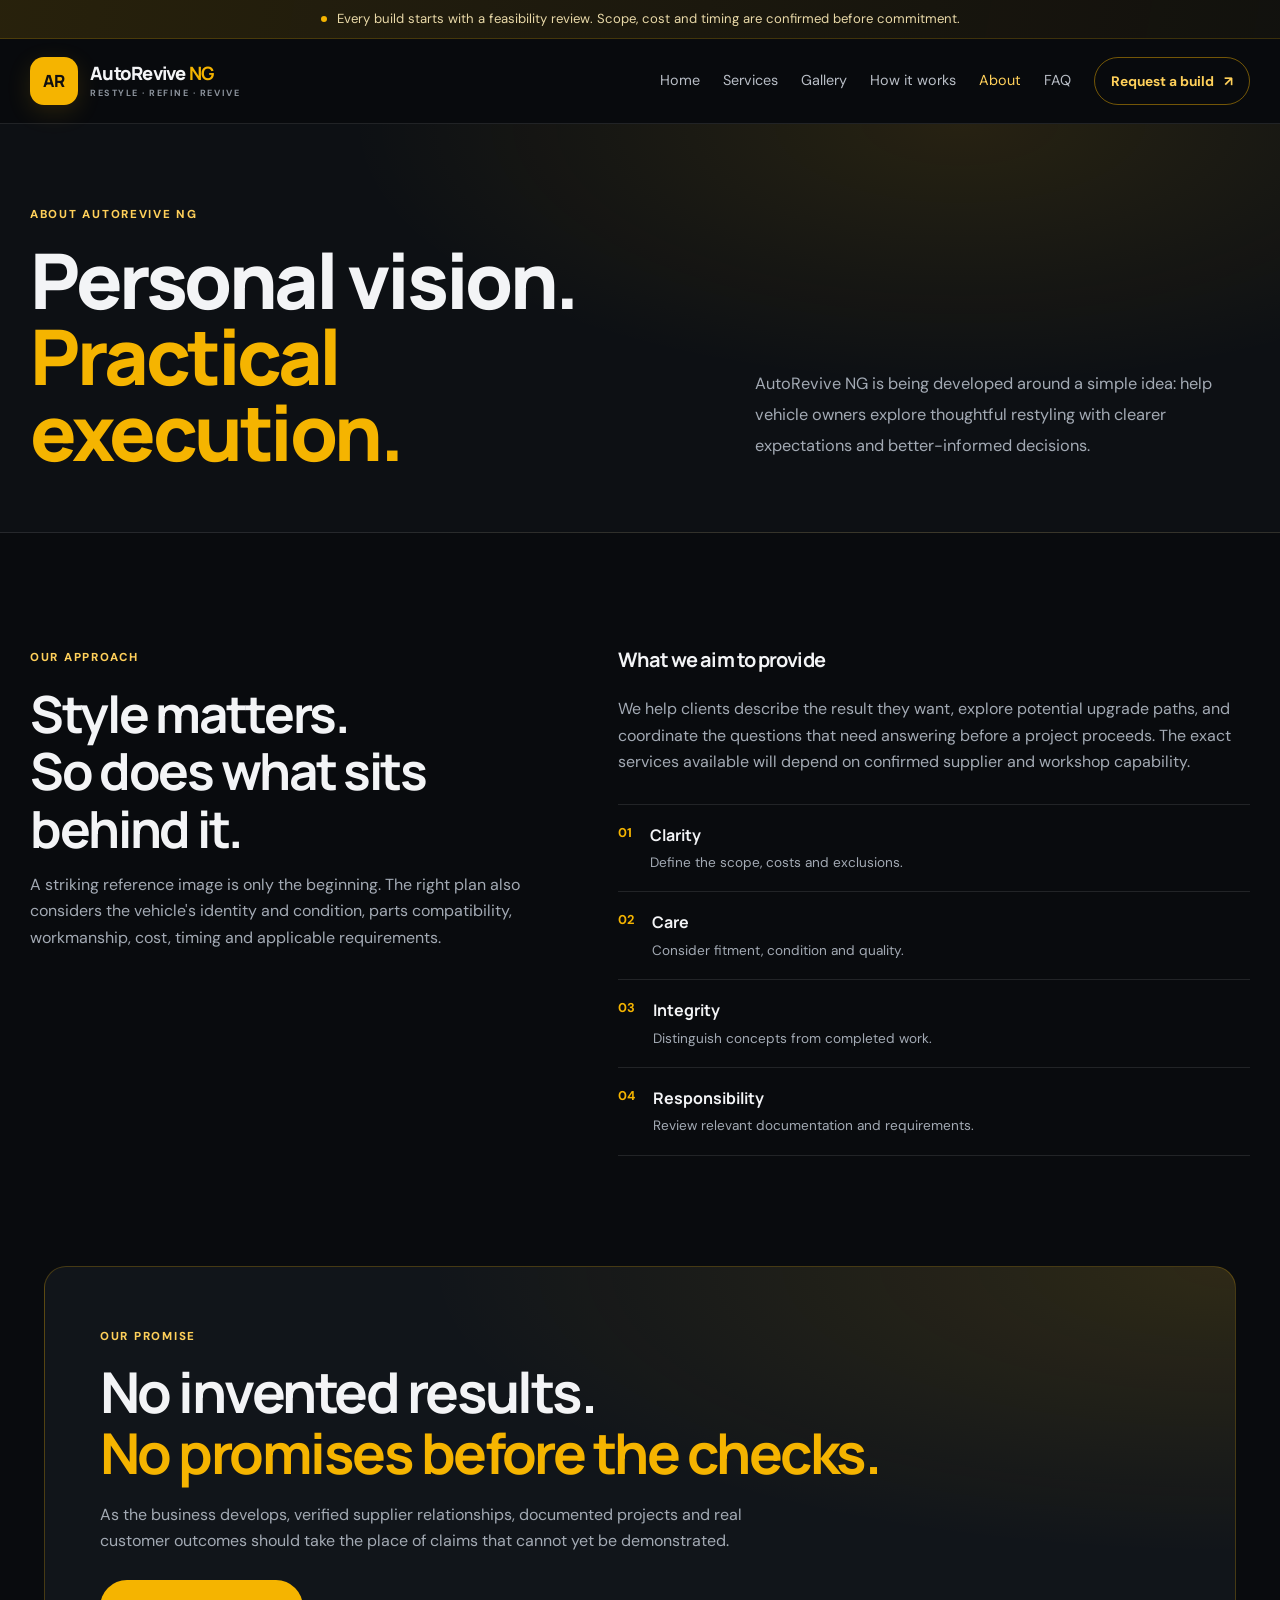
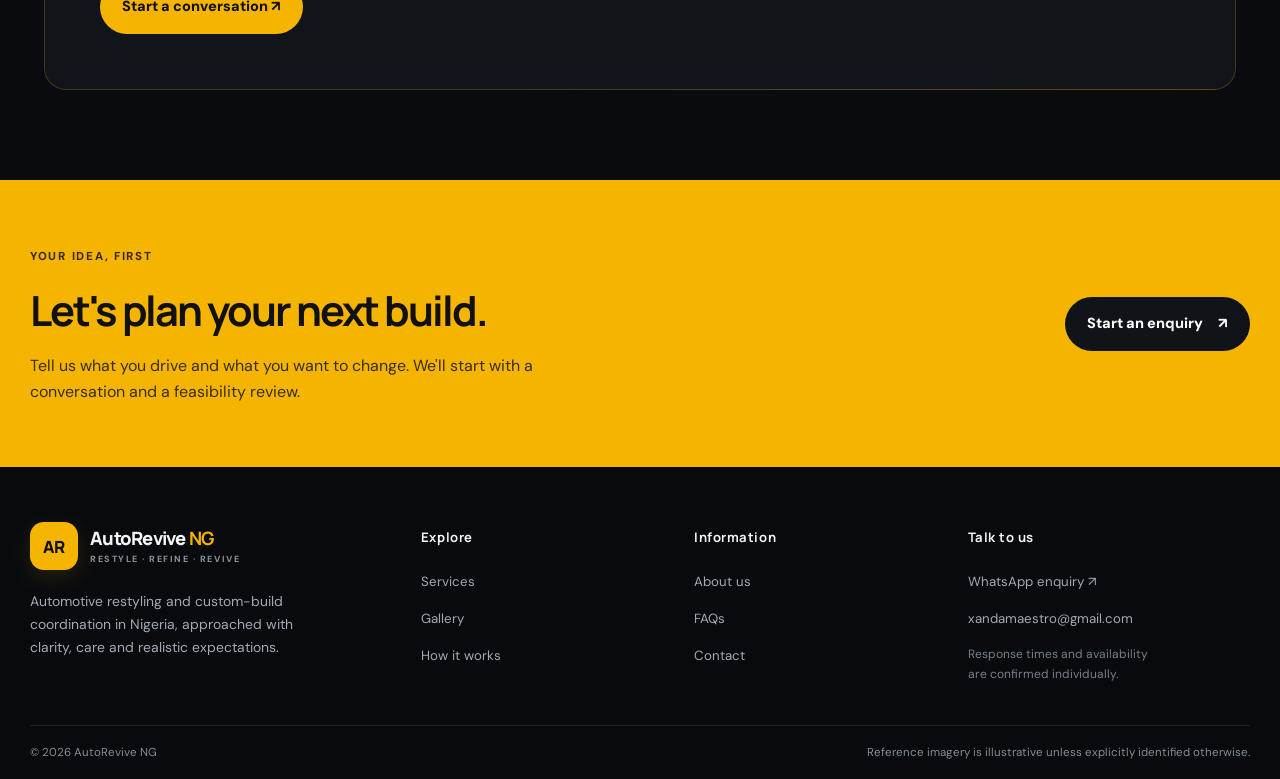
<file: about.html>
<!doctype html><html lang="en"><head><meta charset="utf-8"><meta name="viewport" content="width=device-width, initial-scale=1"><meta name="theme-color" content="#0a0c0f"><meta name="description" content="Learn about AutoRevive NG’s approach to automotive restyling and custom-build coordination."><title>About AutoRevive NG | AutoRevive NG</title><meta property="og:title" content="About AutoRevive NG | AutoRevive NG"><meta property="og:description" content="Learn about AutoRevive NG’s approach to automotive restyling and custom-build coordination."><meta property="og:type" content="website"><link rel="preconnect" href="https://images.unsplash.com"><link rel="stylesheet" href="css/style.css"></head><body><a class="skip-link" href="#main">Skip to content</a>
<div class="announcement"><div class="container announcement-inner"><span class="announcement-dot" aria-hidden="true"></span><span>Every build starts with a feasibility review. Scope, cost and timing are confirmed before commitment.</span></div></div>
<header class="site-header"><div class="container nav-wrap"><a class="brand" href="index.html" aria-label="AutoRevive NG home"><span class="brand-mark">AR</span><span class="brand-word">AutoRevive <b>NG</b><small>RESTYLE · REFINE · REVIVE</small></span></a>
<button class="nav-toggle" type="button" aria-expanded="false" aria-controls="primary-nav" aria-label="Open navigation"><span></span><span></span><span></span></button>
<nav class="nav-links" id="primary-nav" aria-label="Main navigation"><a href="index.html">Home</a><a href="services.html">Services</a><a href="gallery.html">Gallery</a><a href="how-it-works.html">How it works</a><a href="about.html" class="active" aria-current="page">About</a><a href="faq.html">FAQ</a><a class="nav-cta" href="contact.html">Request a build <span aria-hidden="true">↗</span></a></nav></div></header><main id="main"><section class="page-hero"><div class="container page-hero-grid"><div><span class="eyebrow">ABOUT AUTOREVIVE NG</span><h1>Personal vision.<br><span>Practical execution.</span></h1></div><p>AutoRevive NG is being developed around a simple idea: help vehicle owners explore thoughtful restyling with clearer expectations and better-informed decisions.</p></div></section><section class="section"><div class="container about-layout"><div class="about-statement"><span class="eyebrow">OUR APPROACH</span><h2>Style matters.<br>So does what sits behind it.</h2><p>A striking reference image is only the beginning. The right plan also considers the vehicle's identity and condition, parts compatibility, workmanship, cost, timing and applicable requirements.</p></div><div class="about-copy"><h3>What we aim to provide</h3><p>We help clients describe the result they want, explore potential upgrade paths, and coordinate the questions that need answering before a project proceeds. The exact services available will depend on confirmed supplier and workshop capability.</p><div class="value-list"><div><b>01</b><span><strong>Clarity</strong><small>Define the scope, costs and exclusions.</small></span></div><div><b>02</b><span><strong>Care</strong><small>Consider fitment, condition and quality.</small></span></div><div><b>03</b><span><strong>Integrity</strong><small>Distinguish concepts from completed work.</small></span></div><div><b>04</b><span><strong>Responsibility</strong><small>Review relevant documentation and requirements.</small></span></div></div></div></div></section><section class="dark-panel-section"><div class="container dark-panel"><span class="eyebrow">OUR PROMISE</span><h2>No invented results.<br><span>No promises before the checks.</span></h2><p>As the business develops, verified supplier relationships, documented projects and real customer outcomes should take the place of claims that cannot yet be demonstrated.</p><a class="btn btn-primary" href="contact.html">Start a conversation ↗</a></div></section></main><section class="footer-cta"><div class="container footer-cta-inner"><div><span class="eyebrow">YOUR IDEA, FIRST</span><h2>Let's plan your next build.</h2><p>Tell us what you drive and what you want to change. We'll start with a conversation and a feasibility review.</p></div><a class="btn btn-primary" href="contact.html">Start an enquiry <span aria-hidden="true">↗</span></a></div></section>
<footer class="site-footer"><div class="container footer-grid"><div class="footer-about"><a class="brand" href="index.html"><span class="brand-mark">AR</span><span class="brand-word">AutoRevive <b>NG</b><small>RESTYLE · REFINE · REVIVE</small></span></a><p>Automotive restyling and custom-build coordination in Nigeria, approached with clarity, care and realistic expectations.</p></div><div class="footer-column"><h3>Explore</h3><a href="services.html">Services</a><a href="gallery.html">Gallery</a><a href="how-it-works.html">How it works</a></div><div class="footer-column"><h3>Information</h3><a href="about.html">About us</a><a href="faq.html">FAQs</a><a href="contact.html">Contact</a></div><div class="footer-column"><h3>Talk to us</h3><a href="https://wa.me/2349133064152?text=Hello%20AutoRevive%20NG%2C%20I%20would%20like%20to%20discuss%20a%20vehicle%20project." target="_blank" rel="noopener">WhatsApp enquiry ↗</a><a href="mailto:xandamaestro@gmail.com">xandamaestro@gmail.com</a><span class="footer-note">Response times and availability are confirmed individually.</span></div></div><div class="container footer-bottom"><span>© <span id="siteYear"></span> AutoRevive NG</span><span>Reference imagery is illustrative unless explicitly identified otherwise.</span></div></footer><script src="js/main.js" defer></script></body></html>
</file>
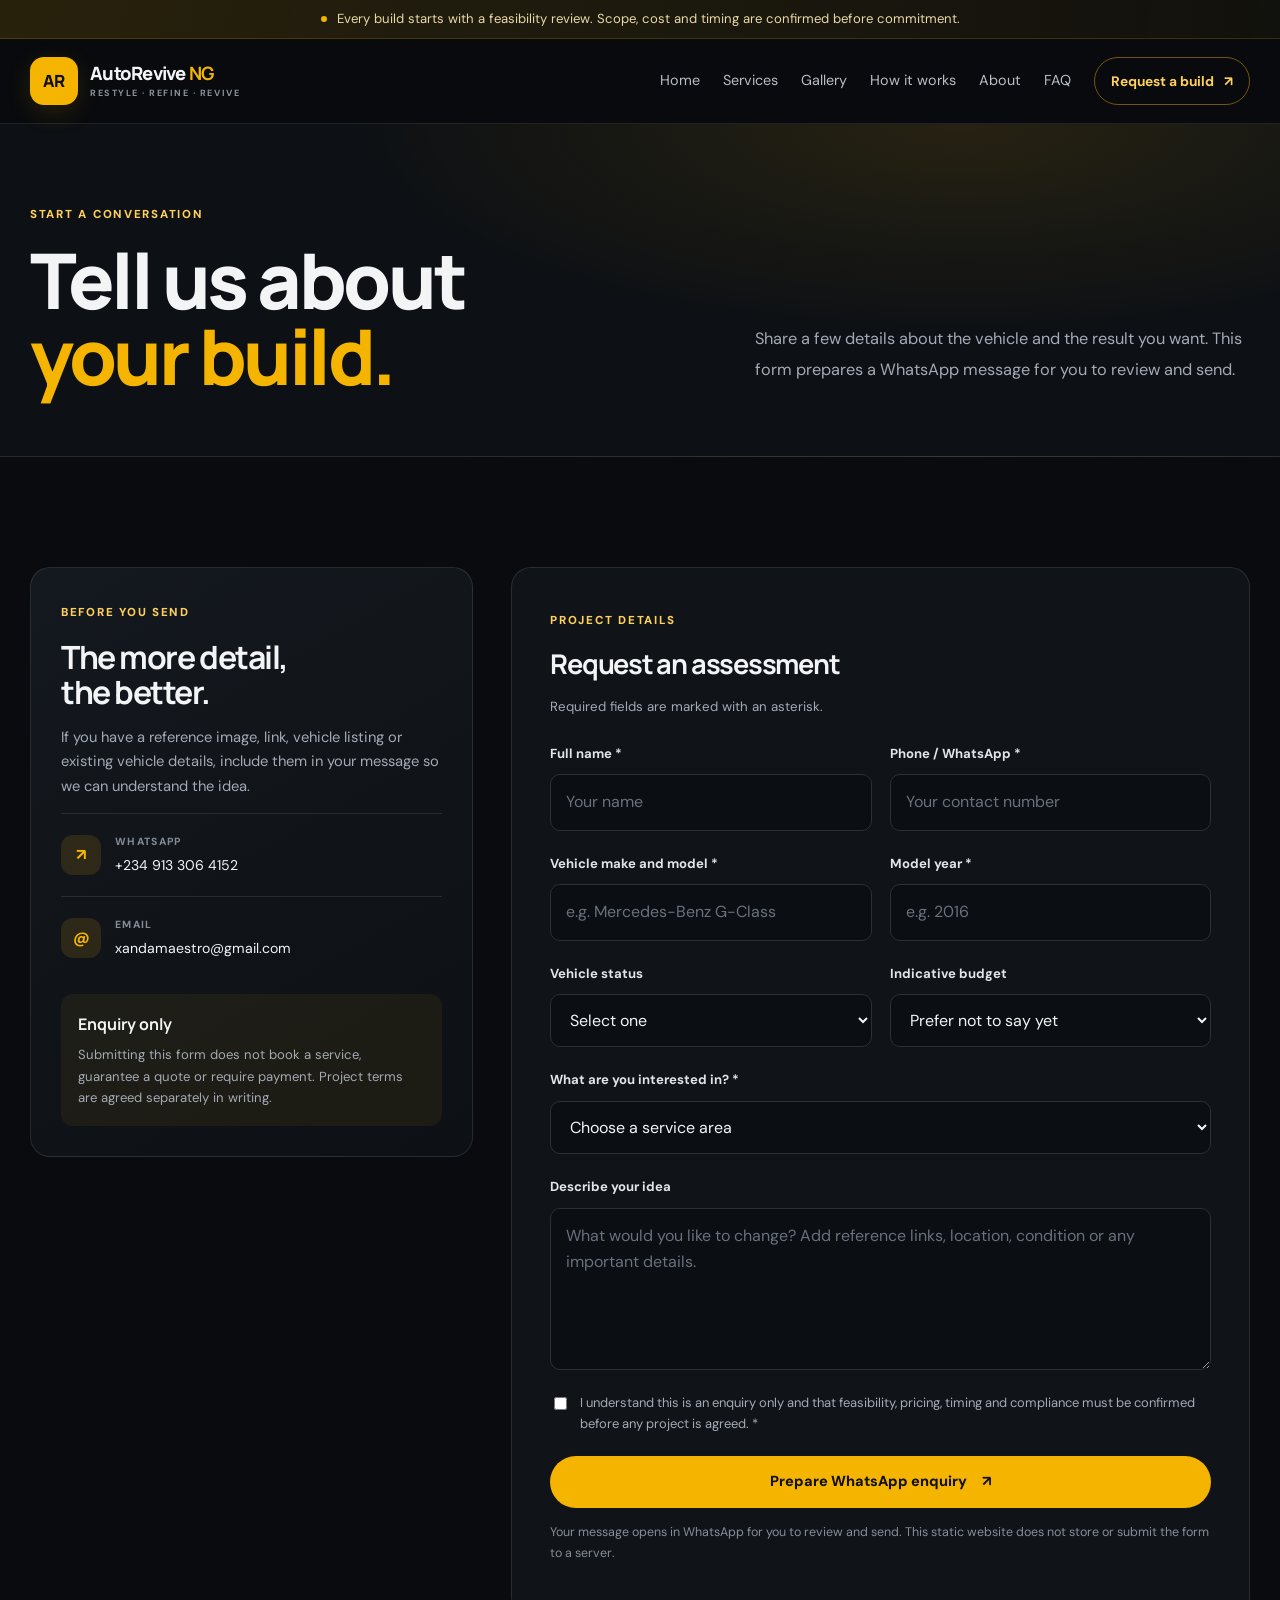
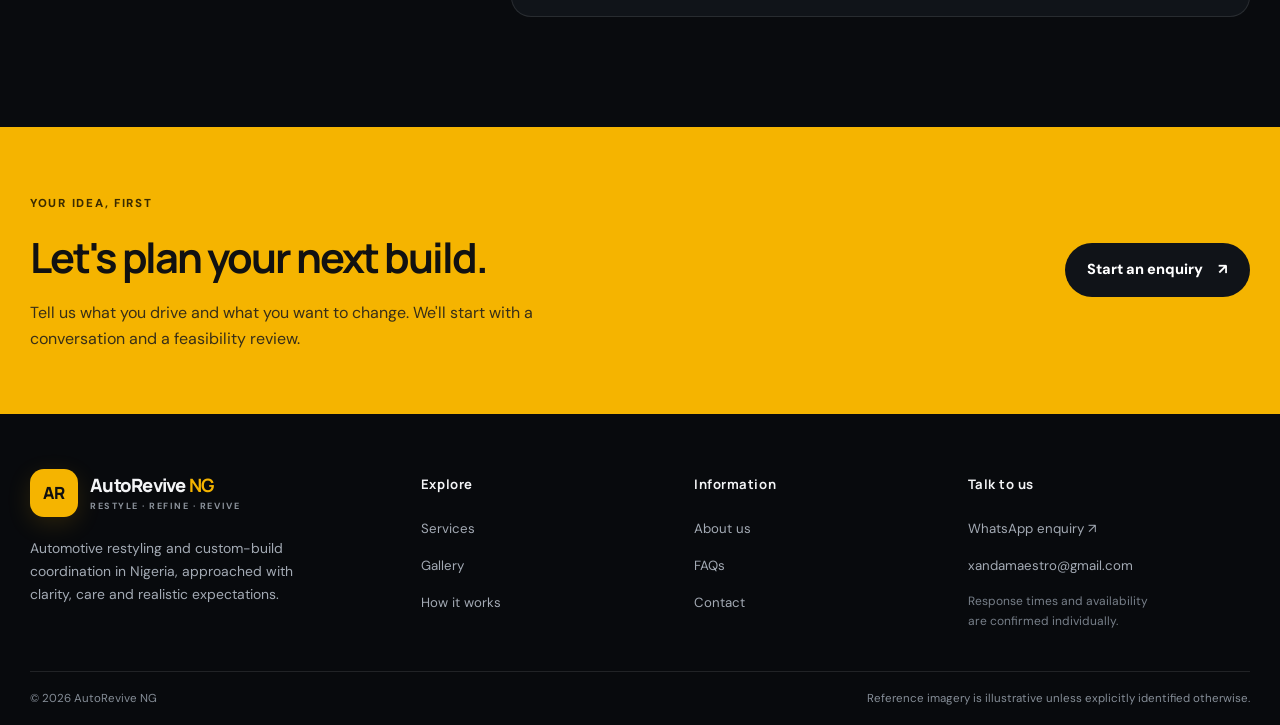
<file: contact.html>
<!doctype html><html lang="en"><head><meta charset="utf-8"><meta name="viewport" content="width=device-width, initial-scale=1"><meta name="theme-color" content="#0a0c0f"><meta name="description" content="Send AutoRevive NG your vehicle details and custom-restyling enquiry."><title>Request a Build Assessment | AutoRevive NG</title><meta property="og:title" content="Request a Build Assessment | AutoRevive NG"><meta property="og:description" content="Send AutoRevive NG your vehicle details and custom-restyling enquiry."><meta property="og:type" content="website"><link rel="preconnect" href="https://images.unsplash.com"><link rel="stylesheet" href="css/style.css"></head><body><a class="skip-link" href="#main">Skip to content</a>
<div class="announcement"><div class="container announcement-inner"><span class="announcement-dot" aria-hidden="true"></span><span>Every build starts with a feasibility review. Scope, cost and timing are confirmed before commitment.</span></div></div>
<header class="site-header"><div class="container nav-wrap"><a class="brand" href="index.html" aria-label="AutoRevive NG home"><span class="brand-mark">AR</span><span class="brand-word">AutoRevive <b>NG</b><small>RESTYLE · REFINE · REVIVE</small></span></a>
<button class="nav-toggle" type="button" aria-expanded="false" aria-controls="primary-nav" aria-label="Open navigation"><span></span><span></span><span></span></button>
<nav class="nav-links" id="primary-nav" aria-label="Main navigation"><a href="index.html">Home</a><a href="services.html">Services</a><a href="gallery.html">Gallery</a><a href="how-it-works.html">How it works</a><a href="about.html">About</a><a href="faq.html">FAQ</a><a class="nav-cta" href="contact.html">Request a build <span aria-hidden="true">↗</span></a></nav></div></header><main id="main"><section class="page-hero"><div class="container page-hero-grid"><div><span class="eyebrow">START A CONVERSATION</span><h1>Tell us about<br><span>your build.</span></h1></div><p>Share a few details about the vehicle and the result you want. This form prepares a WhatsApp message for you to review and send.</p></div></section><section class="section"><div class="container contact-layout"><aside class="contact-aside"><span class="eyebrow">BEFORE YOU SEND</span><h2>The more detail,<br>the better.</h2><p>If you have a reference image, link, vehicle listing or existing vehicle details, include them in your message so we can understand the idea.</p><div class="contact-method"><span class="contact-method-icon">↗</span><div><small>WHATSAPP</small><a href="https://wa.me/2349133064152?text=Hello%20AutoRevive%20NG%2C%20I%20would%20like%20to%20discuss%20a%20vehicle%20project." target="_blank" rel="noopener">+234 913 306 4152</a></div></div><div class="contact-method"><span class="contact-method-icon">@</span><div><small>EMAIL</small><a href="mailto:xandamaestro@gmail.com">xandamaestro@gmail.com</a></div></div><div class="contact-note"><strong>Enquiry only</strong><p>Submitting this form does not book a service, guarantee a quote or require payment. Project terms are agreed separately in writing.</p></div></aside><form id="quoteForm" class="quote-form"><div class="form-heading"><span class="eyebrow">PROJECT DETAILS</span><h2>Request an assessment</h2><p>Required fields are marked with an asterisk.</p></div><div class="form-grid"><div class="field"><label for="name">Full name *</label><input id="name" name="name" autocomplete="name" required maxlength="100" placeholder="Your name"></div><div class="field"><label for="phone">Phone / WhatsApp *</label><input id="phone" name="phone" type="tel" autocomplete="tel" required maxlength="40" placeholder="Your contact number"></div><div class="field"><label for="car">Vehicle make and model *</label><input id="car" name="car" required maxlength="120" placeholder="e.g. Mercedes-Benz G-Class"></div><div class="field"><label for="year">Model year *</label><input id="year" name="year" inputmode="numeric" pattern="[0-9]{4}" required maxlength="4" placeholder="e.g. 2016"></div><div class="field"><label for="ownership">Vehicle status</label><select id="ownership" name="ownership"><option value="Not selected">Select one</option><option>I already own it</option><option>I'm looking to buy one</option><option>I'm exploring options</option></select></div><div class="field"><label for="budget">Indicative budget</label><select id="budget" name="budget"><option value="Not specified">Prefer not to say yet</option><option>Under ₦1 million</option><option>₦1m–₦5m</option><option>₦5m–₦15m</option><option>₦15m–₦30m</option><option>₦30m+</option><option>Vehicle sourcing / full custom build</option></select></div><div class="field field-full"><label for="service">What are you interested in? *</label><select id="service" name="service" required><option value="">Choose a service area</option><option>Exterior restyling / body kit</option><option>Interior upgrade</option><option>Lighting / infotainment / technology</option><option>Wheels / paint / finishing</option><option>Full restyling concept</option><option>Vehicle sourcing</option><option>International custom-build coordination</option><option>Initial consultation</option></select></div><div class="field field-full"><label for="message">Describe your idea</label><textarea id="message" name="message" rows="5" maxlength="1500" placeholder="What would you like to change? Add reference links, location, condition or any important details."></textarea></div></div><label class="consent"><input type="checkbox" id="acknowledge" required><span>I understand this is an enquiry only and that feasibility, pricing, timing and compliance must be confirmed before any project is agreed. *</span></label><button class="btn btn-primary btn-wide" type="submit">Prepare WhatsApp enquiry <span aria-hidden="true">↗</span></button><p class="form-footnote">Your message opens in WhatsApp for you to review and send. This static website does not store or submit the form to a server.</p><p class="form-status" id="formStatus" role="status" aria-live="polite"></p></form></div></section></main><section class="footer-cta"><div class="container footer-cta-inner"><div><span class="eyebrow">YOUR IDEA, FIRST</span><h2>Let's plan your next build.</h2><p>Tell us what you drive and what you want to change. We'll start with a conversation and a feasibility review.</p></div><a class="btn btn-primary" href="contact.html">Start an enquiry <span aria-hidden="true">↗</span></a></div></section>
<footer class="site-footer"><div class="container footer-grid"><div class="footer-about"><a class="brand" href="index.html"><span class="brand-mark">AR</span><span class="brand-word">AutoRevive <b>NG</b><small>RESTYLE · REFINE · REVIVE</small></span></a><p>Automotive restyling and custom-build coordination in Nigeria, approached with clarity, care and realistic expectations.</p></div><div class="footer-column"><h3>Explore</h3><a href="services.html">Services</a><a href="gallery.html">Gallery</a><a href="how-it-works.html">How it works</a></div><div class="footer-column"><h3>Information</h3><a href="about.html">About us</a><a href="faq.html">FAQs</a><a href="contact.html">Contact</a></div><div class="footer-column"><h3>Talk to us</h3><a href="https://wa.me/2349133064152?text=Hello%20AutoRevive%20NG%2C%20I%20would%20like%20to%20discuss%20a%20vehicle%20project." target="_blank" rel="noopener">WhatsApp enquiry ↗</a><a href="mailto:xandamaestro@gmail.com">xandamaestro@gmail.com</a><span class="footer-note">Response times and availability are confirmed individually.</span></div></div><div class="container footer-bottom"><span>© <span id="siteYear"></span> AutoRevive NG</span><span>Reference imagery is illustrative unless explicitly identified otherwise.</span></div></footer><script src="js/main.js" defer></script></body></html>
</file>
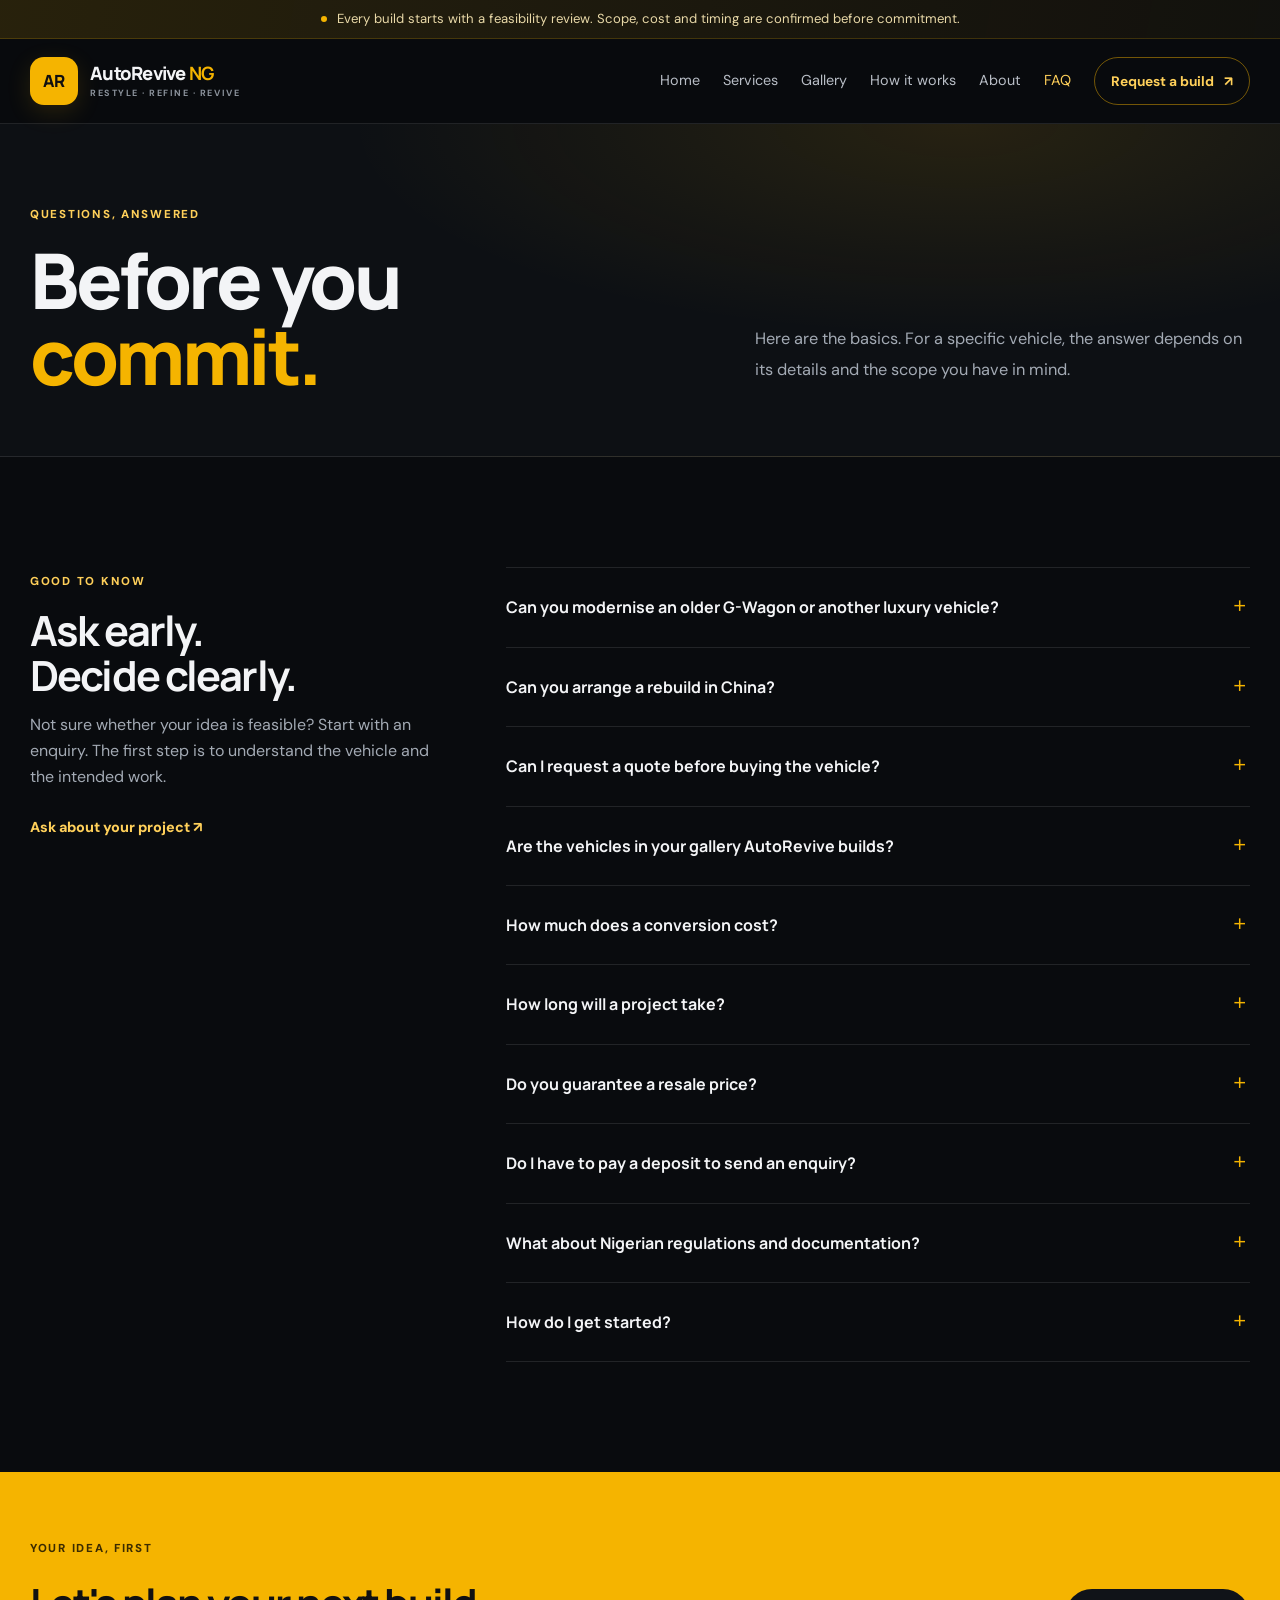
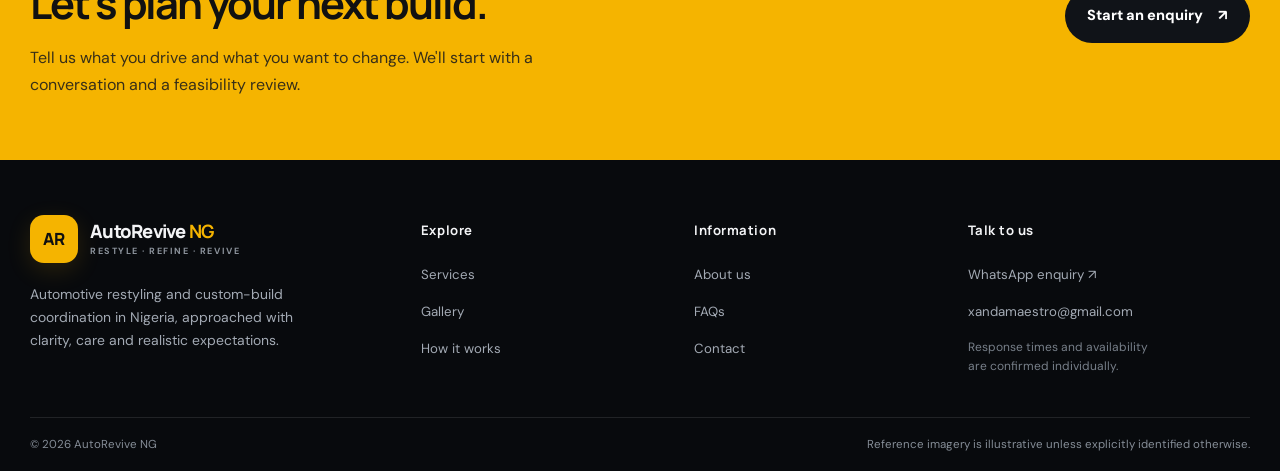
<file: faq.html>
<!doctype html><html lang="en"><head><meta charset="utf-8"><meta name="viewport" content="width=device-width, initial-scale=1"><meta name="theme-color" content="#0a0c0f"><meta name="description" content="Answers about vehicle restyling feasibility, pricing, timelines, reference imagery and custom-build enquiries."><title>Frequently Asked Questions | AutoRevive NG</title><meta property="og:title" content="Frequently Asked Questions | AutoRevive NG"><meta property="og:description" content="Answers about vehicle restyling feasibility, pricing, timelines, reference imagery and custom-build enquiries."><meta property="og:type" content="website"><link rel="preconnect" href="https://images.unsplash.com"><link rel="stylesheet" href="css/style.css"></head><body><a class="skip-link" href="#main">Skip to content</a>
<div class="announcement"><div class="container announcement-inner"><span class="announcement-dot" aria-hidden="true"></span><span>Every build starts with a feasibility review. Scope, cost and timing are confirmed before commitment.</span></div></div>
<header class="site-header"><div class="container nav-wrap"><a class="brand" href="index.html" aria-label="AutoRevive NG home"><span class="brand-mark">AR</span><span class="brand-word">AutoRevive <b>NG</b><small>RESTYLE · REFINE · REVIVE</small></span></a>
<button class="nav-toggle" type="button" aria-expanded="false" aria-controls="primary-nav" aria-label="Open navigation"><span></span><span></span><span></span></button>
<nav class="nav-links" id="primary-nav" aria-label="Main navigation"><a href="index.html">Home</a><a href="services.html">Services</a><a href="gallery.html">Gallery</a><a href="how-it-works.html">How it works</a><a href="about.html">About</a><a href="faq.html" class="active" aria-current="page">FAQ</a><a class="nav-cta" href="contact.html">Request a build <span aria-hidden="true">↗</span></a></nav></div></header><main id="main"><section class="page-hero"><div class="container page-hero-grid"><div><span class="eyebrow">QUESTIONS, ANSWERED</span><h1>Before you<br><span>commit.</span></h1></div><p>Here are the basics. For a specific vehicle, the answer depends on its details and the scope you have in mind.</p></div></section><section class="section"><div class="container faq-layout"><div class="faq-intro"><span class="eyebrow">GOOD TO KNOW</span><h2>Ask early.<br>Decide clearly.</h2><p>Not sure whether your idea is feasible? Start with an enquiry. The first step is to understand the vehicle and the intended work.</p><a class="text-link" href="contact.html">Ask about your project ↗</a></div><div class="faq-list"><details><summary>Can you modernise an older G-Wagon or another luxury vehicle?</summary><p>We can discuss a proposed restyling plan, but feasibility depends on the exact model, generation, vehicle condition, compatible parts, workshop capability and applicable requirements. We do not guarantee a particular conversion before those checks.</p></details><details><summary>Can you arrange a rebuild in China?</summary><p>International sourcing or workshop coordination would require direct supplier verification, a written scope, shipping and customs advice, and confirmation that the proposed vehicle and work can be handled lawfully. Do not assume that an overseas supplier has accepted a project until you have written confirmation.</p></details><details><summary>Can I request a quote before buying the vehicle?</summary><p>Yes. Share the make, model, year and desired transformation. We can help identify the information needed for a preliminary feasibility and cost discussion, but a final quote may require inspection and supplier confirmation.</p></details><details><summary>Are the vehicles in your gallery AutoRevive builds?</summary><p>No, unless a specific item is explicitly labelled as a completed AutoRevive project. Gallery imagery is illustrative reference material used to communicate styles and ideas.</p></details><details><summary>How much does a conversion cost?</summary><p>There is no single reliable price for every vehicle. Cost depends on the base vehicle, parts, labour, paint or upholstery, shipping, taxes or duties where applicable, inspection and the precise scope. We aim to confirm an itemised estimate before commitment.</p></details><details><summary>How long will a project take?</summary><p>Timing depends on parts availability, workshop capacity, the amount of work and any logistics or approval steps. We will share an estimate only after the project details have been reviewed; delays may still occur.</p></details><details><summary>Do you guarantee a resale price?</summary><p>No. Resale value depends on the market, vehicle identity and condition, documentation, workmanship and buyer demand. A modernised appearance does not turn an older vehicle into a genuine newer model year.</p></details><details><summary>Do I have to pay a deposit to send an enquiry?</summary><p>No payment is required to submit the website enquiry. If a project proceeds, any deposit or milestone payment should be covered by a written agreement that identifies the recipient, scope, refund conditions and delivery terms.</p></details><details><summary>What about Nigerian regulations and documentation?</summary><p>Requirements depend on the vehicle and proposed work. Vehicle identity, registration, import status, roadworthiness, insurance and any required approvals should be checked with the relevant authorities or qualified professionals before proceeding. This website is not legal advice.</p></details><details><summary>How do I get started?</summary><p>Use the enquiry form with your vehicle details, the changes you want and your budget range. You can also contact us through WhatsApp to discuss the initial requirements.</p></details></div></div></section></main><section class="footer-cta"><div class="container footer-cta-inner"><div><span class="eyebrow">YOUR IDEA, FIRST</span><h2>Let's plan your next build.</h2><p>Tell us what you drive and what you want to change. We'll start with a conversation and a feasibility review.</p></div><a class="btn btn-primary" href="contact.html">Start an enquiry <span aria-hidden="true">↗</span></a></div></section>
<footer class="site-footer"><div class="container footer-grid"><div class="footer-about"><a class="brand" href="index.html"><span class="brand-mark">AR</span><span class="brand-word">AutoRevive <b>NG</b><small>RESTYLE · REFINE · REVIVE</small></span></a><p>Automotive restyling and custom-build coordination in Nigeria, approached with clarity, care and realistic expectations.</p></div><div class="footer-column"><h3>Explore</h3><a href="services.html">Services</a><a href="gallery.html">Gallery</a><a href="how-it-works.html">How it works</a></div><div class="footer-column"><h3>Information</h3><a href="about.html">About us</a><a href="faq.html">FAQs</a><a href="contact.html">Contact</a></div><div class="footer-column"><h3>Talk to us</h3><a href="https://wa.me/2349133064152?text=Hello%20AutoRevive%20NG%2C%20I%20would%20like%20to%20discuss%20a%20vehicle%20project." target="_blank" rel="noopener">WhatsApp enquiry ↗</a><a href="mailto:xandamaestro@gmail.com">xandamaestro@gmail.com</a><span class="footer-note">Response times and availability are confirmed individually.</span></div></div><div class="container footer-bottom"><span>© <span id="siteYear"></span> AutoRevive NG</span><span>Reference imagery is illustrative unless explicitly identified otherwise.</span></div></footer><script src="js/main.js" defer></script></body></html>
</file>
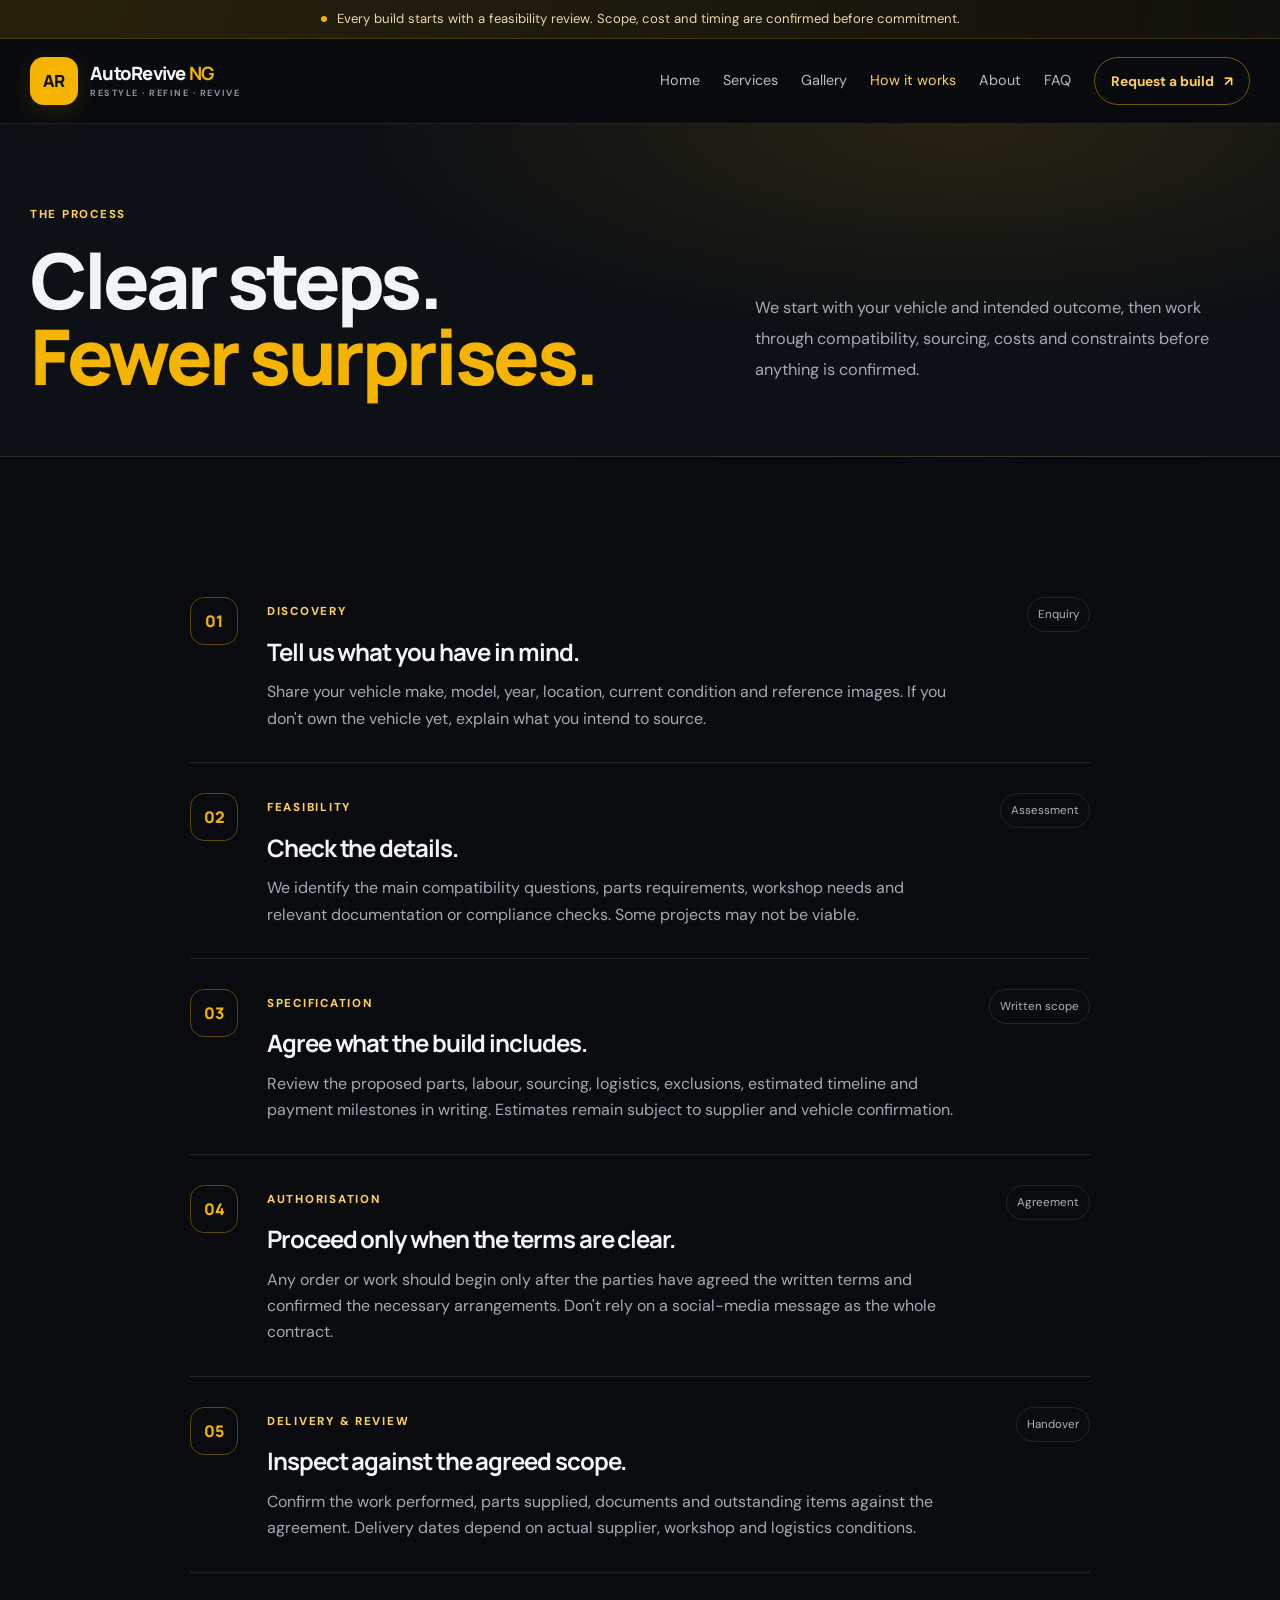
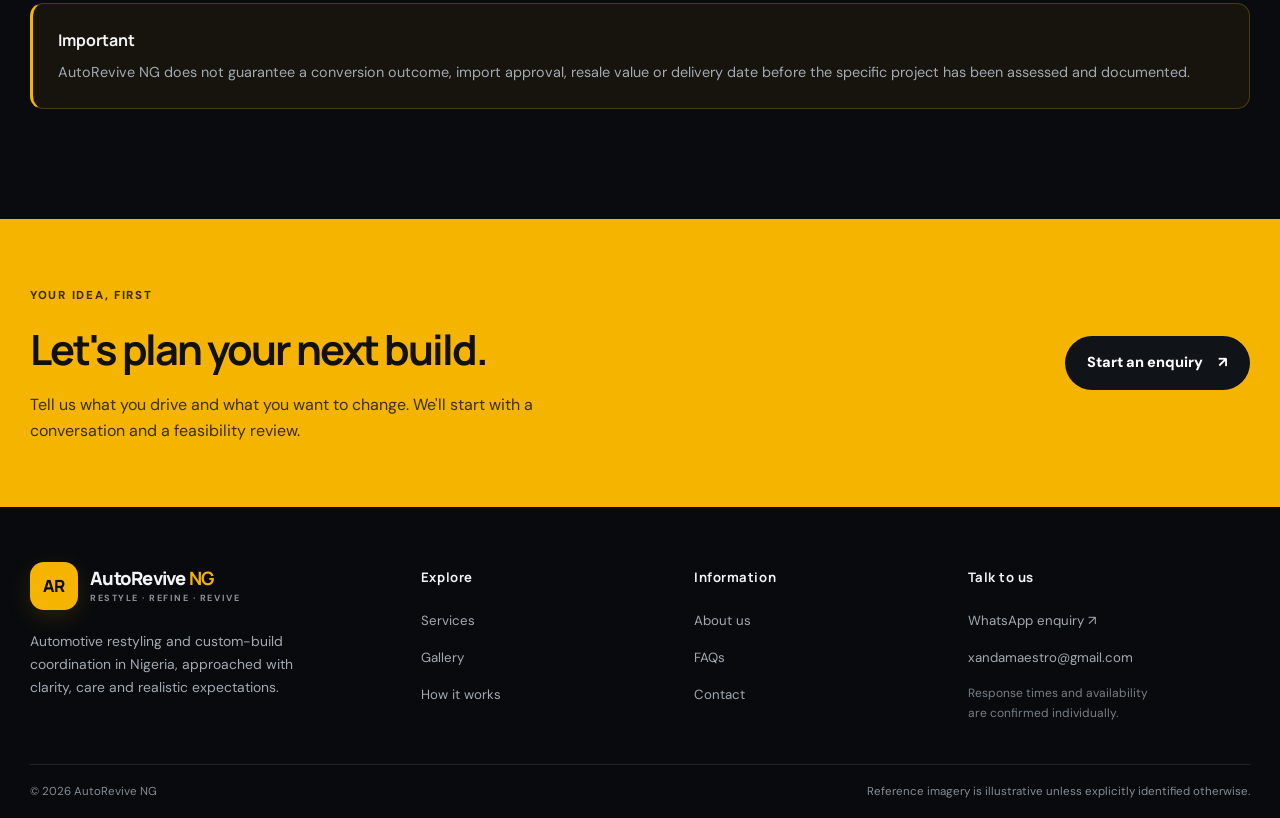
<file: how-it-works.html>
<!doctype html><html lang="en"><head><meta charset="utf-8"><meta name="viewport" content="width=device-width, initial-scale=1"><meta name="theme-color" content="#0a0c0f"><meta name="description" content="Understand the AutoRevive NG process from enquiry and feasibility review to written scope and handover."><title>How It Works | AutoRevive NG</title><meta property="og:title" content="How It Works | AutoRevive NG"><meta property="og:description" content="Understand the AutoRevive NG process from enquiry and feasibility review to written scope and handover."><meta property="og:type" content="website"><link rel="preconnect" href="https://images.unsplash.com"><link rel="stylesheet" href="css/style.css"></head><body><a class="skip-link" href="#main">Skip to content</a>
<div class="announcement"><div class="container announcement-inner"><span class="announcement-dot" aria-hidden="true"></span><span>Every build starts with a feasibility review. Scope, cost and timing are confirmed before commitment.</span></div></div>
<header class="site-header"><div class="container nav-wrap"><a class="brand" href="index.html" aria-label="AutoRevive NG home"><span class="brand-mark">AR</span><span class="brand-word">AutoRevive <b>NG</b><small>RESTYLE · REFINE · REVIVE</small></span></a>
<button class="nav-toggle" type="button" aria-expanded="false" aria-controls="primary-nav" aria-label="Open navigation"><span></span><span></span><span></span></button>
<nav class="nav-links" id="primary-nav" aria-label="Main navigation"><a href="index.html">Home</a><a href="services.html">Services</a><a href="gallery.html">Gallery</a><a href="how-it-works.html" class="active" aria-current="page">How it works</a><a href="about.html">About</a><a href="faq.html">FAQ</a><a class="nav-cta" href="contact.html">Request a build <span aria-hidden="true">↗</span></a></nav></div></header><main id="main"><section class="page-hero"><div class="container page-hero-grid"><div><span class="eyebrow">THE PROCESS</span><h1>Clear steps.<br><span>Fewer surprises.</span></h1></div><p>We start with your vehicle and intended outcome, then work through compatibility, sourcing, costs and constraints before anything is confirmed.</p></div></section><section class="section"><div class="container timeline"><article class="timeline-step"><span class="timeline-index">01</span><div><span class="eyebrow">DISCOVERY</span><h2>Tell us what you have in mind.</h2><p>Share your vehicle make, model, year, location, current condition and reference images. If you don't own the vehicle yet, explain what you intend to source.</p></div><span class="timeline-tag">Enquiry</span></article><article class="timeline-step"><span class="timeline-index">02</span><div><span class="eyebrow">FEASIBILITY</span><h2>Check the details.</h2><p>We identify the main compatibility questions, parts requirements, workshop needs and relevant documentation or compliance checks. Some projects may not be viable.</p></div><span class="timeline-tag">Assessment</span></article><article class="timeline-step"><span class="timeline-index">03</span><div><span class="eyebrow">SPECIFICATION</span><h2>Agree what the build includes.</h2><p>Review the proposed parts, labour, sourcing, logistics, exclusions, estimated timeline and payment milestones in writing. Estimates remain subject to supplier and vehicle confirmation.</p></div><span class="timeline-tag">Written scope</span></article><article class="timeline-step"><span class="timeline-index">04</span><div><span class="eyebrow">AUTHORISATION</span><h2>Proceed only when the terms are clear.</h2><p>Any order or work should begin only after the parties have agreed the written terms and confirmed the necessary arrangements. Don't rely on a social-media message as the whole contract.</p></div><span class="timeline-tag">Agreement</span></article><article class="timeline-step"><span class="timeline-index">05</span><div><span class="eyebrow">DELIVERY & REVIEW</span><h2>Inspect against the agreed scope.</h2><p>Confirm the work performed, parts supplied, documents and outstanding items against the agreement. Delivery dates depend on actual supplier, workshop and logistics conditions.</p></div><span class="timeline-tag">Handover</span></article></div><div class="container"><div class="notice-box"><strong>Important</strong><p>AutoRevive NG does not guarantee a conversion outcome, import approval, resale value or delivery date before the specific project has been assessed and documented.</p></div></div></section></main><section class="footer-cta"><div class="container footer-cta-inner"><div><span class="eyebrow">YOUR IDEA, FIRST</span><h2>Let's plan your next build.</h2><p>Tell us what you drive and what you want to change. We'll start with a conversation and a feasibility review.</p></div><a class="btn btn-primary" href="contact.html">Start an enquiry <span aria-hidden="true">↗</span></a></div></section>
<footer class="site-footer"><div class="container footer-grid"><div class="footer-about"><a class="brand" href="index.html"><span class="brand-mark">AR</span><span class="brand-word">AutoRevive <b>NG</b><small>RESTYLE · REFINE · REVIVE</small></span></a><p>Automotive restyling and custom-build coordination in Nigeria, approached with clarity, care and realistic expectations.</p></div><div class="footer-column"><h3>Explore</h3><a href="services.html">Services</a><a href="gallery.html">Gallery</a><a href="how-it-works.html">How it works</a></div><div class="footer-column"><h3>Information</h3><a href="about.html">About us</a><a href="faq.html">FAQs</a><a href="contact.html">Contact</a></div><div class="footer-column"><h3>Talk to us</h3><a href="https://wa.me/2349133064152?text=Hello%20AutoRevive%20NG%2C%20I%20would%20like%20to%20discuss%20a%20vehicle%20project." target="_blank" rel="noopener">WhatsApp enquiry ↗</a><a href="mailto:xandamaestro@gmail.com">xandamaestro@gmail.com</a><span class="footer-note">Response times and availability are confirmed individually.</span></div></div><div class="container footer-bottom"><span>© <span id="siteYear"></span> AutoRevive NG</span><span>Reference imagery is illustrative unless explicitly identified otherwise.</span></div></footer><script src="js/main.js" defer></script></body></html>
</file>
<file: css/style.css>
@import url('https://fonts.googleapis.com/css2?family=DM+Sans:wght@400;500;600;700&family=Manrope:wght@400;500;600;700;800&display=swap');
:root{--bg:#090b0e;--surface:#101419;--surface-2:#151a20;--line:rgba(255,255,255,.10);--text:#f3f4f6;--muted:#a3aab4;--gold:#f5b400;--gold-2:#ffd05a;--max:1180px;--radius:22px;--shadow:0 24px 70px rgba(0,0,0,.28)}*{box-sizing:border-box}html{scroll-behavior:smooth;scroll-padding-top:100px}body{margin:0;background:var(--bg);color:var(--text);font-family:'DM Sans',Arial,sans-serif;line-height:1.65;-webkit-font-smoothing:antialiased}body.nav-open{overflow:hidden}img{display:block;max-width:100%}a{color:inherit;text-decoration:none}button,input,select,textarea{font:inherit}button,a{-webkit-tap-highlight-color:transparent}a:focus-visible,button:focus-visible,input:focus-visible,select:focus-visible,textarea:focus-visible{outline:3px solid var(--gold-2);outline-offset:4px}.container{width:min(var(--max),calc(100% - 48px));margin-inline:auto}.skip-link{position:absolute;left:12px;top:-60px;background:var(--gold);color:#111;padding:12px 16px;z-index:1000}.skip-link:focus{top:12px}.announcement{background:linear-gradient(100deg,rgba(245,180,0,.13),rgba(245,180,0,.035));border-bottom:1px solid rgba(245,180,0,.18);color:#e9d9a8;font-size:.82rem}.announcement-inner{min-height:38px;display:flex;align-items:center;justify-content:center;gap:10px;text-align:center}.announcement-dot{width:6px;height:6px;border-radius:50%;background:var(--gold);flex:none}.site-header{position:sticky;top:0;z-index:100;background:rgba(9,11,14,.88);backdrop-filter:blur(18px);border-bottom:1px solid var(--line)}.nav-wrap{min-height:84px;display:flex;align-items:center;justify-content:space-between;gap:28px}.brand{display:inline-flex;align-items:center;gap:12px;flex:none}.brand-mark{display:grid;place-items:center;width:48px;height:48px;border-radius:14px;background:var(--gold);color:#101010;font-family:Manrope,sans-serif;font-size:1.05rem;font-weight:800;box-shadow:0 7px 24px rgba(245,180,0,.14)}.brand-word{font-family:Manrope,sans-serif;font-weight:800;font-size:1.15rem;line-height:1.1;letter-spacing:-.04em}.brand-word b{color:var(--gold)}.brand-word small{display:block;margin-top:6px;color:#8c939c;font-family:'DM Sans',sans-serif;font-size:.56rem;font-weight:700;letter-spacing:.17em}.nav-links{display:flex;align-items:center;gap:clamp(12px,1.8vw,25px)}.nav-links>a:not(.nav-cta){font-size:.9rem;color:#b9bec6;transition:color .2s}.nav-links>a:not(.nav-cta):hover,.nav-links>a.active{color:var(--gold-2)}.nav-cta{display:inline-flex;align-items:center;gap:10px;padding:12px 16px;border:1px solid rgba(245,180,0,.45);border-radius:999px;color:var(--gold-2);font-size:.86rem;font-weight:700}.nav-cta:hover{background:rgba(245,180,0,.1)}.nav-toggle{display:none;width:46px;height:46px;border:1px solid var(--line);border-radius:13px;background:var(--surface);align-items:center;justify-content:center;flex-direction:column;gap:5px;cursor:pointer}.nav-toggle span{display:block;width:19px;height:2px;background:var(--text);transition:transform .2s,opacity .2s}.nav-toggle[aria-expanded=true] span:first-child{transform:translateY(7px) rotate(45deg)}.nav-toggle[aria-expanded=true] span:nth-child(2){opacity:0}.nav-toggle[aria-expanded=true] span:last-child{transform:translateY(-7px) rotate(-45deg)}.hero{position:relative;isolation:isolate;min-height:670px;display:flex;align-items:center;overflow:hidden;border-bottom:1px solid var(--line)}.hero-image,.hero-overlay{position:absolute;inset:0;z-index:-2}.hero-image{background:url('https://images.unsplash.com/photo-1544636331-e26879cd4d9b?auto=format&fit=crop&w=2200&q=90') center 54%/cover no-repeat;transform:scale(1.02)}.hero-overlay{z-index:-1;background:linear-gradient(90deg,rgba(7,9,12,.98) 0%,rgba(7,9,12,.87) 38%,rgba(7,9,12,.42) 70%,rgba(7,9,12,.34) 100%),linear-gradient(0deg,rgba(7,9,12,.85),transparent 45%)}.hero-inner{display:grid;grid-template-columns:minmax(0,1.15fr) minmax(230px,.55fr);align-items:center;gap:60px;padding-block:94px 112px}.hero-copy{max-width:700px}.eyebrow{display:inline-flex;align-items:center;gap:10px;color:var(--gold-2);font-size:.72rem;font-weight:800;letter-spacing:.15em;text-transform:uppercase}.eyebrow i{width:24px;height:2px;background:var(--gold)}.eyebrow-pill{padding:9px 13px;border:1px solid rgba(255,255,255,.16);border-radius:999px;background:rgba(9,11,14,.45);letter-spacing:.11em}.eyebrow-pill i{width:6px;height:6px;border-radius:50%}h1,h2,h3,p{margin-top:0}h1,h2,h3{font-family:Manrope,'DM Sans',sans-serif;letter-spacing:-.045em}h1{font-size:clamp(3.6rem,7.4vw,6.8rem);line-height:.99;font-weight:800;margin:26px 0}.hero h1 span,.page-hero h1 span,.section-heading h2 span,.feature-copy h2 span,.process-band h2 span,.gallery-next h2 span,.dark-panel h2 span{color:var(--gold)}.hero-lede{font-size:clamp(1.15rem,2vw,1.45rem);font-weight:600;max-width:640px;line-height:1.45;margin-bottom:14px}.hero-body{max-width:590px;color:#c0c5cc;font-size:1rem}.button-row{display:flex;flex-wrap:wrap;gap:12px;margin-top:28px}.btn{display:inline-flex;align-items:center;justify-content:center;gap:15px;min-height:52px;padding:14px 21px;border:1px solid transparent;border-radius:999px;font-weight:800;font-size:.91rem;transition:transform .2s,background .2s,border-color .2s;cursor:pointer}.btn:hover{transform:translateY(-2px)}.btn-primary{background:var(--gold);color:#111}.btn-primary:hover{background:var(--gold-2)}.btn-ghost,.btn-outline{background:rgba(15,18,22,.62);border-color:rgba(255,255,255,.19);color:var(--text)}.btn-ghost:hover,.btn-outline:hover{border-color:var(--gold)}.hero-assurance{display:flex;align-items:flex-start;gap:10px;margin-top:24px;color:#c0c5cc;font-size:.83rem}.check-icon{display:grid;place-items:center;flex:none;width:21px;height:21px;border-radius:50%;background:rgba(245,180,0,.15);color:var(--gold);font-weight:800}.hero-side-card{align-self:end;max-width:300px;padding:24px;border:1px solid rgba(255,255,255,.18);border-radius:20px;background:rgba(10,12,15,.68);backdrop-filter:blur(14px);box-shadow:var(--shadow)}.side-index{font-size:.65rem;letter-spacing:.15em;color:#a9afb7}.side-line{display:block;width:36px;height:2px;background:var(--gold);margin:24px 0 16px}.hero-side-card strong{display:block;font-family:Manrope,sans-serif;font-size:1.55rem;line-height:1.2}.hero-side-card p{margin:13px 0 20px;color:var(--muted);font-size:.9rem}.text-link{display:inline-flex;align-items:center;gap:10px;color:var(--gold-2);font-weight:800;font-size:.9rem}.text-link span{transition:transform .2s}.text-link:hover span{transform:translate(3px,-2px)}.hero-bottom{position:absolute;bottom:22px;left:50%;transform:translateX(-50%);display:flex;justify-content:space-between;color:#8e959e;font-size:.66rem;letter-spacing:.16em}.hero-bottom b{color:var(--gold);padding-inline:7px}.trust-strip{border-bottom:1px solid var(--line);background:#0d1014}.trust-grid{display:grid;grid-template-columns:repeat(3,1fr)}.trust-grid>div{display:flex;align-items:flex-start;gap:16px;padding:27px 22px;border-right:1px solid var(--line)}.trust-grid>div:first-child{padding-left:0}.trust-grid>div:last-child{border-right:0;padding-right:0}.trust-number{font-family:Manrope,sans-serif;color:var(--gold);font-size:.8rem;font-weight:800}.trust-grid strong{font-family:Manrope,sans-serif;font-size:.95rem}.trust-grid p{margin:5px 0 0;color:var(--muted);font-size:.82rem}.section{padding-block:92px}.section-heading{display:flex;justify-content:space-between;align-items:end;gap:50px;margin-bottom:38px}.section-heading h2,.feature-copy h2,.process-band h2,.gallery-next h2,.dark-panel h2{font-size:clamp(2.1rem,4.4vw,3.65rem);line-height:1.08;margin:14px 0 0}.section-heading>p{max-width:440px;margin:0;color:var(--muted)}.service-grid{display:grid;grid-template-columns:repeat(4,1fr);gap:13px}.service-card{position:relative;min-height:275px;padding:24px 21px;border:1px solid var(--line);border-radius:18px;background:linear-gradient(150deg,#13171d,#0d1014);transition:transform .2s,border-color .2s}.service-card:hover{transform:translateY(-4px);border-color:rgba(245,180,0,.5)}.service-count{color:#858d97;font-size:.64rem;font-weight:800;letter-spacing:.12em}.service-icon{display:grid;place-items:center;width:44px;height:44px;margin:30px 0 18px;border:1px solid rgba(245,180,0,.3);border-radius:13px;color:var(--gold);font-size:1.3rem}.service-card h3{font-size:1.16rem;margin-bottom:10px}.service-card p{color:var(--muted);font-size:.88rem;line-height:1.6;margin-bottom:23px}.card-arrow{display:inline-flex;gap:8px;color:var(--gold-2);font-size:.8rem;font-weight:800}.section-foot{display:flex;justify-content:flex-end;margin-top:24px}.feature-section{padding-block:84px;background:#101318;border-block:1px solid var(--line)}.feature-grid{display:grid;grid-template-columns:1fr 1fr;gap:clamp(36px,7vw,95px);align-items:center}.feature-photo{position:relative;min-height:470px;border-radius:22px;overflow:hidden;background:var(--surface)}.feature-photo img{width:100%;height:100%;min-height:470px;object-fit:cover;position:absolute;inset:0}.photo-tag{position:absolute;bottom:16px;left:16px;padding:8px 11px;background:rgba(8,10,12,.82);border:1px solid var(--line);border-radius:7px;color:#e3d6ae;font-size:.62rem;letter-spacing:.1em}.feature-copy h2{margin-bottom:20px}.feature-copy>p{color:var(--muted);margin-bottom:20px}.check-list{list-style:none;padding:0;margin:0 0 26px;display:grid;gap:12px}.check-list li{position:relative;padding-left:25px;color:#d4d7dc;font-size:.91rem}.check-list li:before{content:'✓';position:absolute;left:0;top:0;color:var(--gold);font-weight:800}.gallery-preview{background:var(--bg)}.preview-grid{display:grid;grid-template-columns:1.3fr 1fr 1fr;gap:14px}.preview-tile{position:relative;min-height:280px;border-radius:17px;overflow:hidden;background:var(--surface)}.preview-tile img{position:absolute;inset:0;width:100%;height:100%;object-fit:cover;transition:transform .5s}.preview-tile:hover img{transform:scale(1.04)}.preview-tile:after{content:'';position:absolute;inset:0;background:linear-gradient(0deg,rgba(0,0,0,.86),transparent 72%)}.preview-tile>span{position:absolute;z-index:1;left:20px;right:20px;bottom:20px;display:grid;gap:6px}.preview-tile small{color:var(--gold-2);font-size:.65rem;letter-spacing:.14em;font-weight:800}.preview-tile strong{font-family:Manrope,sans-serif;font-size:1.1rem}.preview-large{min-height:340px}.process-band{padding-block:78px;background:linear-gradient(115deg,rgba(245,180,0,.11),transparent 65%),#11151a;border-block:1px solid var(--line)}.process-band-inner{display:grid;grid-template-columns:1fr 1.1fr auto;gap:40px;align-items:center}.process-band h2{margin-top:16px}.process-steps{display:grid;gap:17px}.process-steps>div{display:flex;gap:17px;align-items:center;padding-bottom:14px;border-bottom:1px solid var(--line)}.process-steps b{color:var(--gold);font-size:.75rem}.process-steps span{color:#d2d6dc;font-size:.9rem}.compliance-callout{padding-block:52px;border-bottom:1px solid var(--line)}.compliance-inner{display:grid;grid-template-columns:70px 1fr auto;gap:26px;align-items:center}.compliance-symbol{position:relative;display:grid;place-items:center;width:62px;height:62px;border-radius:17px;background:var(--gold);color:#101010;font-family:Manrope,sans-serif;font-weight:800;font-size:1.2rem}.compliance-symbol span{position:absolute;right:-5px;bottom:-5px;width:24px;height:24px;display:grid;place-items:center;border:3px solid var(--bg);border-radius:50%;background:#5ca77b;color:#07110a;font-size:.75rem}.compliance-inner h2{font-family:Manrope,sans-serif;font-size:1.45rem;margin:8px 0}.compliance-inner p{max-width:800px;margin:0;color:var(--muted);font-size:.9rem}.footer-cta{padding-block:62px;background:var(--gold);color:#111}.footer-cta-inner{display:flex;align-items:center;justify-content:space-between;gap:30px}.footer-cta .eyebrow{color:#3b2b00}.footer-cta h2{font-family:Manrope,sans-serif;font-size:clamp(1.8rem,3.4vw,2.6rem);letter-spacing:-.05em;margin:8px 0}.footer-cta p{max-width:600px;color:#382f17;margin:0}.footer-cta .btn{background:#101318;color:#fff;flex:none}.site-footer{background:#080a0d;padding-top:55px}.footer-grid{display:grid;grid-template-columns:1.5fr 1fr 1fr 1.2fr;gap:42px;padding-bottom:40px}.footer-about>p{max-width:300px;color:var(--muted);font-size:.87rem;margin-top:20px}.footer-column{display:flex;flex-direction:column;align-items:flex-start;gap:12px}.footer-column h3{font-size:.82rem;letter-spacing:.04em;margin:5px 0 7px}.footer-column>a{font-size:.83rem;color:var(--muted)}.footer-column>a:hover{color:var(--gold-2)}.footer-note{max-width:200px;color:#777f89;font-size:.75rem}.footer-bottom{display:flex;justify-content:space-between;gap:20px;padding-block:17px;border-top:1px solid var(--line);font-size:.72rem;color:#858d97}.page-hero{padding-block:76px 62px;background:radial-gradient(ellipse at 75% 0,rgba(245,180,0,.11),transparent 45%),#0d1014;border-bottom:1px solid var(--line)}.page-hero-grid{display:grid;grid-template-columns:1.15fr .85fr;align-items:end;gap:55px}.page-hero h1{font-size:clamp(2.8rem,6vw,5rem);margin:16px 0 0}.page-hero-grid>p{max-width:500px;color:var(--muted);margin:0 0 8px;font-size:1.02rem}.service-detail-list{display:grid;gap:28px}.service-detail{display:grid;grid-template-columns:42px minmax(240px,.9fr) 1.1fr;gap:26px;align-items:center;padding:23px;border:1px solid var(--line);border-radius:20px;background:linear-gradient(130deg,#11151a,#0b0e12);scroll-margin-top:110px}.detail-number{align-self:start;color:var(--gold);font-weight:800;font-size:.85rem}.detail-image{position:relative;min-height:260px;border-radius:13px;overflow:hidden;background:var(--surface-2)}.detail-image img{position:absolute;inset:0;width:100%;height:100%;object-fit:cover}.detail-copy{padding:10px 15px}.detail-copy h2{font-size:1.75rem;margin:10px 0}.detail-copy>p{color:var(--muted)}.notice-box{margin-top:30px;padding:23px 25px;border:1px solid rgba(245,180,0,.25);border-left:3px solid var(--gold);border-radius:13px;background:rgba(245,180,0,.055)}.notice-box strong{font-family:Manrope,sans-serif}.notice-box p{margin:7px 0 0;color:var(--muted);font-size:.9rem}.gallery-disclaimer{display:flex;gap:13px;align-items:flex-start;padding:18px 20px;margin-bottom:28px;border:1px solid rgba(245,180,0,.2);border-radius:13px;background:rgba(245,180,0,.05)}.gallery-disclaimer>span{color:var(--gold);font-size:1.1rem}.gallery-disclaimer p{margin:0;color:var(--muted);font-size:.88rem}.gallery-disclaimer strong{color:var(--text)}.gallery-grid{display:grid;grid-template-columns:repeat(3,1fr);grid-auto-rows:300px;gap:15px}.gallery-item{position:relative;margin:0;border-radius:16px;overflow:hidden;background:var(--surface)}.gallery-item img{width:100%;height:100%;object-fit:cover;transition:transform .5s}.gallery-item:hover img{transform:scale(1.035)}.gallery-item:after{content:'';position:absolute;inset:30% 0 0;background:linear-gradient(0deg,rgba(0,0,0,.88),transparent)}.gallery-item figcaption{position:absolute;z-index:1;left:20px;right:20px;bottom:18px;display:grid;gap:5px}.gallery-item figcaption small{font-size:.65rem;color:var(--gold-2);font-weight:800;letter-spacing:.13em}.gallery-item figcaption strong{font-family:Manrope,sans-serif;font-size:1.05rem}.gallery-item figcaption span{font-size:.76rem;color:#c2c6cc}.gallery-item-tall{grid-row:span 2}.gallery-item-wide{grid-column:span 2}.gallery-next{display:flex;justify-content:space-between;align-items:center;gap:30px;margin-top:50px;padding:32px;border:1px solid var(--line);border-radius:20px;background:var(--surface)}.gallery-next h2{font-size:2rem;margin:8px 0}.gallery-next p{max-width:640px;color:var(--muted);margin:0}.gallery-next .btn{flex:none}.timeline{max-width:900px}.timeline-step{display:grid;grid-template-columns:55px 1fr auto;gap:22px;align-items:start;padding:30px 0;border-bottom:1px solid var(--line)}.timeline-index{display:grid;place-items:center;width:48px;height:48px;border:1px solid rgba(245,180,0,.35);border-radius:14px;color:var(--gold);font-family:Manrope,sans-serif;font-weight:800}.timeline-step h2{font-size:1.5rem;margin:8px 0}.timeline-step p{max-width:690px;color:var(--muted);margin:0}.timeline-tag{padding:7px 10px;border:1px solid var(--line);border-radius:999px;color:#aeb4bd;font-size:.72rem}.about-layout{display:grid;grid-template-columns:.9fr 1.1fr;gap:70px}.about-statement h2{font-size:clamp(2.3rem,4vw,3.5rem);line-height:1.12;margin:15px 0}.about-statement p,.about-copy>p{color:var(--muted)}.about-copy h3{font-size:1.25rem}.value-list{margin-top:28px;border-top:1px solid var(--line)}.value-list>div{display:flex;gap:18px;padding:17px 0;border-bottom:1px solid var(--line)}.value-list b{color:var(--gold);font-size:.8rem}.value-list span{display:grid;gap:4px}.value-list strong{font-family:Manrope,sans-serif}.value-list small{color:var(--muted);font-size:.85rem}.dark-panel-section{padding:0 24px 90px}.dark-panel{padding:55px;border:1px solid rgba(245,180,0,.23);border-radius:22px;background:radial-gradient(ellipse at 100% 0,rgba(245,180,0,.13),transparent 48%),#11151a}.dark-panel h2{margin:14px 0}.dark-panel p{max-width:670px;color:var(--muted);margin:18px 0 25px}.faq-layout{display:grid;grid-template-columns:.7fr 1.3fr;gap:75px;align-items:start}.faq-intro{position:sticky;top:125px}.faq-intro h2{font-size:2.6rem;line-height:1.08;margin:14px 0}.faq-intro p{color:var(--muted);margin-bottom:23px}.faq-list details{border-bottom:1px solid var(--line)}.faq-list details:first-child{border-top:1px solid var(--line)}.faq-list summary{position:relative;list-style:none;cursor:pointer;padding:22px 38px 22px 0;font-family:Manrope,sans-serif;font-weight:700}.faq-list summary::-webkit-details-marker{display:none}.faq-list summary:after{content:'+';position:absolute;right:4px;top:18px;color:var(--gold);font-size:1.45rem;font-weight:400}.faq-list details[open] summary:after{content:'−'}.faq-list details p{padding:0 35px 20px 0;margin:0;color:var(--muted);font-size:.93rem}.contact-layout{display:grid;grid-template-columns:.75fr 1.25fr;gap:38px;align-items:start}.contact-aside{padding:30px;border:1px solid var(--line);border-radius:20px;background:linear-gradient(150deg,#14191f,#0d1014)}.contact-aside h2{font-size:2rem;line-height:1.1;margin:15px 0}.contact-aside>p{color:var(--muted);font-size:.92rem}.contact-method{display:flex;align-items:center;gap:14px;padding:19px 0;border-top:1px solid var(--line)}.contact-method-icon{display:grid;place-items:center;width:40px;height:40px;border-radius:12px;background:rgba(245,180,0,.12);color:var(--gold);font-weight:800}.contact-method>div{display:grid;gap:4px}.contact-method small{color:#818a95;font-size:.65rem;font-weight:800;letter-spacing:.13em}.contact-method a{font-size:.88rem;overflow-wrap:anywhere}.contact-method a:hover{color:var(--gold-2)}.contact-note{margin-top:14px;padding:17px;border-radius:12px;background:rgba(245,180,0,.06)}.contact-note strong{font-family:Manrope,sans-serif}.contact-note p{color:var(--muted);font-size:.82rem;margin:6px 0 0}.quote-form{padding:clamp(22px,4vw,38px);border:1px solid var(--line);border-radius:20px;background:#101419}.form-heading{margin-bottom:25px}.form-heading h2{font-size:1.7rem;margin:9px 0}.form-heading p{font-size:.83rem;color:var(--muted);margin:0}.form-grid{display:grid;grid-template-columns:1fr 1fr;gap:18px}.field{display:grid;gap:8px}.field-full{grid-column:1/-1}.field label{font-size:.82rem;font-weight:700;color:#e1e4e8}.field input,.field select,.field textarea{width:100%;min-height:48px;padding:12px 13px;border:1px solid #2a3038;border-radius:10px;background:#0b0e12;color:var(--text);outline-offset:2px}.field textarea{resize:vertical;min-height:130px}.field input::placeholder,.field textarea::placeholder{color:#68717d}.field select{color-scheme:dark}.consent{display:flex;align-items:flex-start;gap:10px;margin:22px 0;color:var(--muted);font-size:.81rem}.consent input{margin-top:5px;accent-color:var(--gold);flex:none}.btn-wide{width:100%;border:0}.form-footnote,.form-status{font-size:.78rem;color:#858d97;margin:14px 0 0}.form-status:not(:empty){color:var(--gold-2)}
@media(max-width:1000px){.nav-links{gap:13px}.nav-links>a:not(.nav-cta){font-size:.82rem}.nav-cta{padding:10px 12px}.hero-inner{gap:30px}.service-grid{grid-template-columns:repeat(2,1fr)}.process-band-inner{grid-template-columns:1fr 1fr}.process-band-inner>.btn{grid-column:2;justify-self:start}.footer-grid{grid-template-columns:1.3fr 1fr 1fr}.footer-column:last-child{grid-column:2/-1}.service-detail{grid-template-columns:30px .85fr 1.15fr;gap:18px}.detail-copy{padding:5px}.detail-image{min-height:240px}}
@media(max-width:820px){.container{width:min(var(--max),calc(100% - 36px))}.nav-wrap{min-height:74px}.nav-toggle{display:flex}.nav-links{display:none;position:absolute;top:calc(100% + 1px);left:0;right:0;padding:17px 18px 20px;background:rgba(11,14,18,.98);border-bottom:1px solid var(--line);box-shadow:0 25px 45px rgba(0,0,0,.45);max-height:calc(100dvh - 110px);overflow-y:auto}.nav-links.open{display:flex;flex-direction:column;align-items:stretch;gap:0}.nav-links>a:not(.nav-cta){padding:13px 8px;font-size:1rem;border-bottom:1px solid rgba(255,255,255,.055)}.nav-links .nav-cta{justify-content:center;margin-top:15px;padding:14px}.hero{min-height:650px}.hero-inner{grid-template-columns:1fr;padding-block:80px 105px}.hero-side-card{display:none}.hero-copy{max-width:670px}.hero-overlay{background:linear-gradient(90deg,rgba(7,9,12,.95),rgba(7,9,12,.67)),linear-gradient(0deg,rgba(7,9,12,.7),transparent)}.hero-bottom{font-size:.58rem}.trust-grid{grid-template-columns:1fr}.trust-grid>div,.trust-grid>div:first-child,.trust-grid>div:last-child{padding:19px 0;border-right:0;border-bottom:1px solid var(--line)}.trust-grid>div:last-child{border-bottom:0}.section{padding-block:70px}.section-heading{align-items:start;flex-direction:column;gap:18px}.section-heading>p{max-width:620px}.feature-grid{grid-template-columns:1fr;gap:35px}.feature-photo,.feature-photo img{min-height:350px}.preview-grid{grid-template-columns:1fr 1fr}.preview-large{grid-column:1/-1;min-height:330px}.preview-tile{min-height:240px}.process-band-inner{grid-template-columns:1fr;gap:28px}.process-band-inner>.btn{grid-column:auto}.compliance-inner{grid-template-columns:55px 1fr;gap:18px}.compliance-symbol{width:52px;height:52px}.compliance-inner>.text-link{grid-column:2;justify-self:start}.page-hero{padding-block:58px 45px}.page-hero-grid{grid-template-columns:1fr;gap:20px}.page-hero-grid>p{max-width:650px}.service-detail{grid-template-columns:30px 1fr}.detail-image{grid-column:2;min-height:300px}.detail-copy{grid-column:2;padding:5px 0 0}.gallery-grid{grid-template-columns:repeat(2,1fr);grid-auto-rows:270px}.gallery-item-tall{grid-row:span 1}.gallery-item-wide{grid-column:span 2}.gallery-next{align-items:flex-start;flex-direction:column}.about-layout,.faq-layout,.contact-layout{grid-template-columns:1fr;gap:35px}.faq-intro{position:static}.faq-intro h2{font-size:2.2rem}.contact-aside{order:2}.quote-form{order:1}.footer-grid{grid-template-columns:1fr 1fr;gap:30px}.footer-about{grid-column:1/-1}.footer-column:last-child{grid-column:auto}.footer-cta-inner{align-items:flex-start;flex-direction:column}}
@media(max-width:520px){.container{width:calc(100% - 32px)}.announcement{font-size:.72rem}.announcement-inner{padding-block:8px;line-height:1.45}.brand-mark{width:43px;height:43px;border-radius:12px}.brand-word{font-size:1.03rem}.hero{min-height:650px}.hero-inner{padding-block:65px 100px}.hero h1{font-size:clamp(3.25rem,15vw,4.7rem);margin:23px 0}.hero-lede{font-size:1.1rem}.hero-body{font-size:.92rem}.button-row{flex-direction:column;align-items:stretch}.button-row .btn{width:100%}.hero-bottom{bottom:17px;letter-spacing:.09em}.hero-bottom span:last-child{display:none}.section{padding-block:58px}.section-heading h2,.feature-copy h2,.process-band h2,.dark-panel h2{font-size:2.35rem}.service-grid{grid-template-columns:1fr}.service-card{min-height:0;padding:22px}.service-icon{margin:23px 0 14px}.feature-photo,.feature-photo img{min-height:270px}.preview-grid{grid-template-columns:1fr}.preview-large{grid-column:auto;min-height:270px}.preview-tile{min-height:250px}.compliance-inner{grid-template-columns:1fr;gap:14px}.compliance-inner>.text-link{grid-column:auto}.footer-cta{padding-block:44px}.footer-cta-inner{gap:20px}.footer-cta .btn{width:100%}.footer-grid{grid-template-columns:1fr 1fr;gap:28px 20px}.footer-about{grid-column:1/-1}.footer-column:last-child{grid-column:1/-1}.footer-bottom{flex-direction:column;gap:7px;font-size:.68rem}.page-hero h1{font-size:clamp(2.65rem,13vw,3.7rem)}.service-detail{padding:16px;grid-template-columns:25px 1fr;gap:13px}.detail-image{min-height:230px}.detail-copy h2{font-size:1.55rem}.gallery-grid{grid-template-columns:1fr;grid-auto-rows:280px}.gallery-item-wide{grid-column:auto}.gallery-next{padding:22px}.gallery-next h2{font-size:1.75rem}.timeline-step{grid-template-columns:43px 1fr;gap:15px;padding:24px 0}.timeline-index{width:40px;height:40px}.timeline-tag{grid-column:2;justify-self:start}.dark-panel-section{padding-inline:16px;padding-bottom:60px}.dark-panel{padding:28px 22px}.form-grid{grid-template-columns:1fr}.field-full{grid-column:auto}.quote-form{padding:22px 17px}.contact-aside{padding:23px 20px}}
@media(prefers-reduced-motion:reduce){html{scroll-behavior:auto}*,*::before,*::after{animation-duration:.01ms!important;animation-iteration-count:1!important;transition-duration:.01ms!important}}

/* Spacing refinement */
.container{width:min(1220px,calc(100% - 40px))}
.section{padding-block:clamp(64px,9vw,110px)}
.section-heading{gap:32px;margin-bottom:46px}
.service-grid,.preview-grid,.gallery-grid{gap:22px}
.service-card{padding:30px 26px;min-height:290px}
.service-icon{margin-block:32px 22px}
.feature-section{padding-block:90px}
.feature-grid{gap:clamp(36px,6vw,80px)}
.feature-copy>p,.hero-body,.page-hero-grid>p{line-height:1.9}
.check-list{gap:17px}
.service-detail-list{gap:30px}
.service-detail{gap:28px;padding:28px}
.detail-copy{padding:12px 16px}
.gallery-next{margin-top:48px;padding:36px;gap:32px}
.faq-list summary{padding-block:26px}
.faq-list details p{line-height:1.9;padding-bottom:26px}
.form-grid{gap:22px 18px}
.field{gap:10px}
.field input,.field select,.field textarea{padding:14px 15px;min-height:52px}
.footer-grid{gap:38px}
.footer-column{gap:15px}

@media(max-width:820px){
.container{width:calc(100% - 36px)}
.section{padding-block:68px}
.section-heading{display:grid;gap:18px;margin-bottom:32px}
.hero-inner{gap:32px;padding-block:72px 95px}
.feature-grid,.about-layout,.faq-layout,.contact-layout{grid-template-columns:1fr;gap:32px}
.service-detail{grid-template-columns:1fr;gap:18px}
.gallery-next{display:grid;gap:22px;padding:26px}
.timeline-step{gap:16px;padding-block:28px}
}

@media(max-width:520px){
.container{width:calc(100% - 32px)}
.section{padding-block:58px}
.service-grid,.preview-grid,.gallery-grid{grid-template-columns:1fr;gap:16px}
.service-card{min-height:auto;padding:25px}
.preview-tile,.preview-large{grid-column:auto;min-height:260px}
.gallery-item-wide{grid-column:auto}
.service-detail{padding:18px}
.gallery-next{padding:22px}
.form-grid{grid-template-columns:1fr;gap:18px}
.field-full{grid-column:auto}
.footer-grid{gap:28px 18px}
}
</file>
